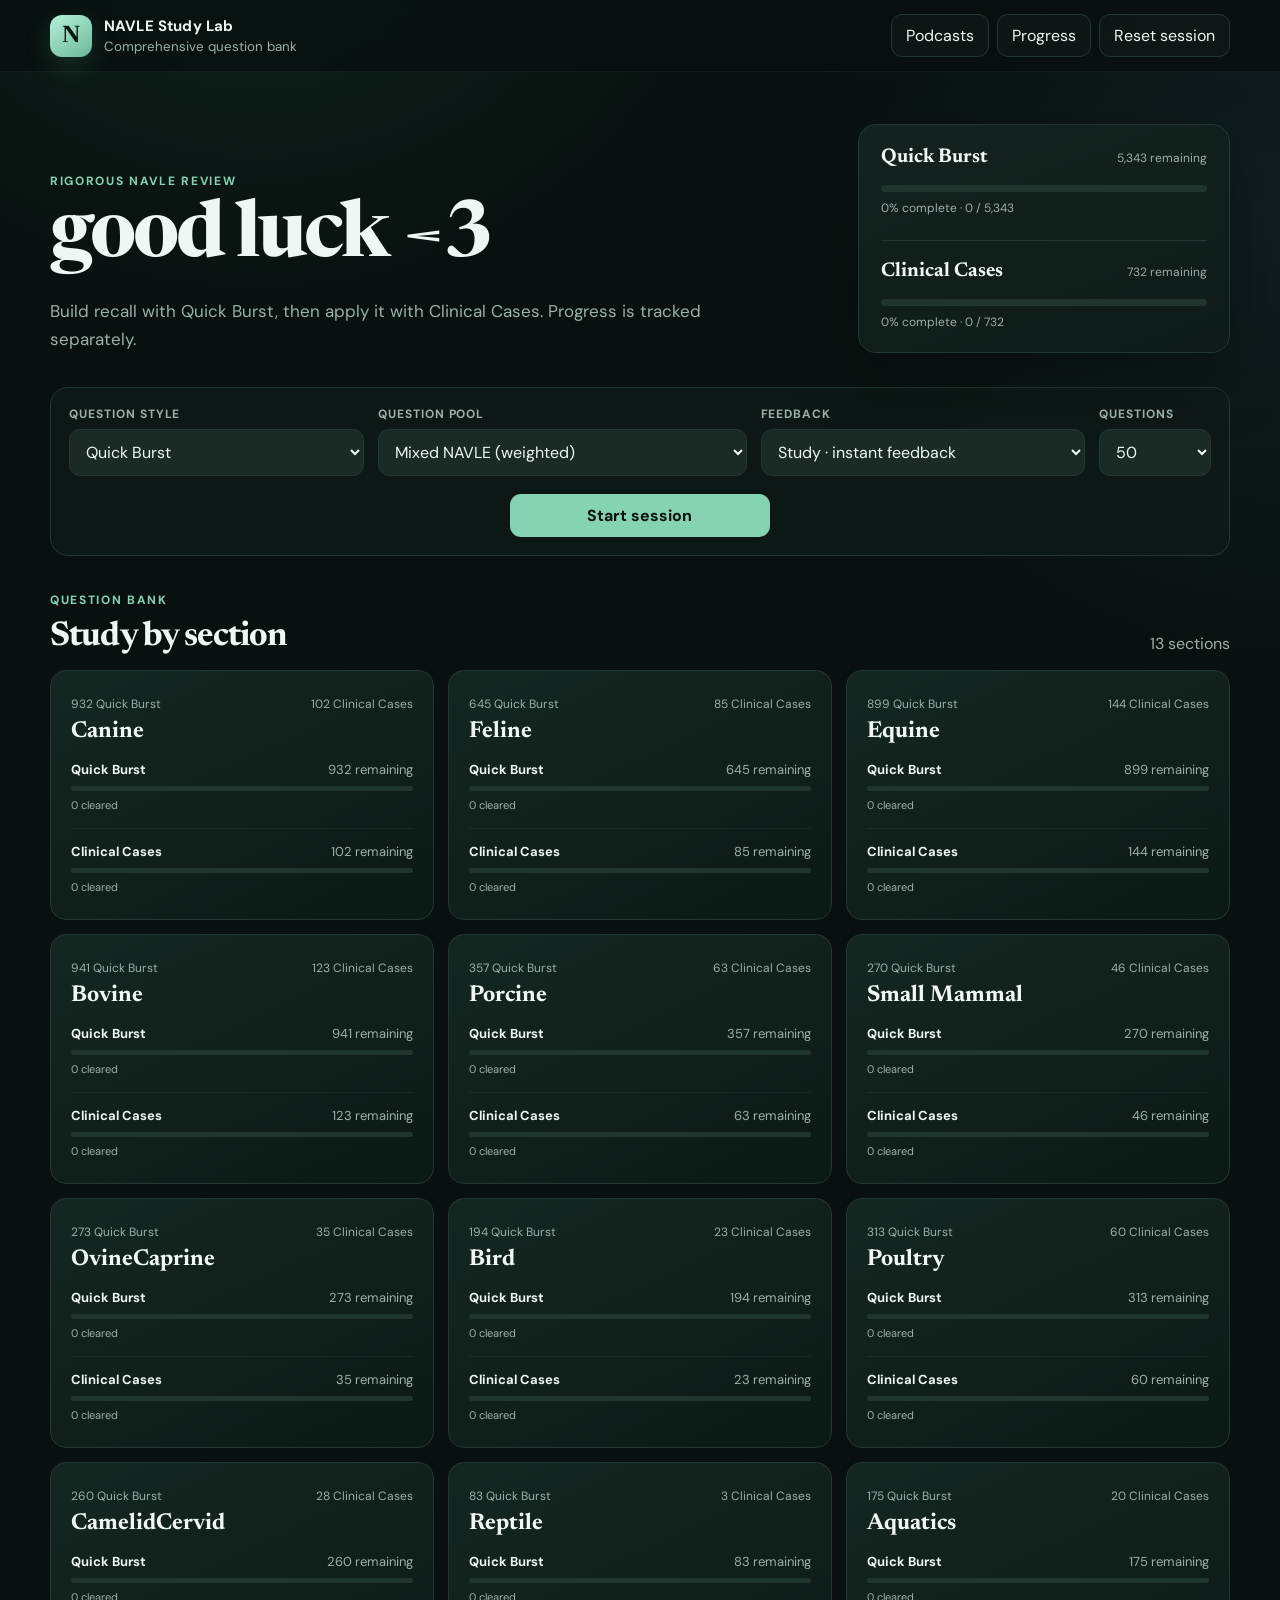
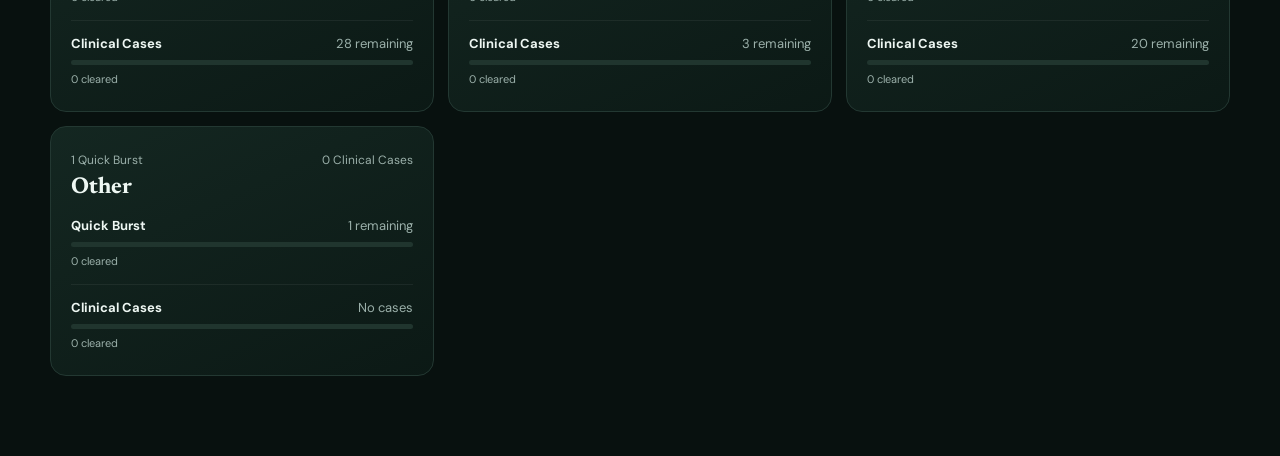
<file: index.html>
<!doctype html>
<html lang="en">
<head>
  <meta charset="utf-8">
  <meta name="viewport" content="width=device-width, initial-scale=1">
  <meta name="description" content="NAVLE comprehensive multiple-choice study app">
  <meta name="theme-color" content="#0b1715">
  <title>NAVLE Study Lab</title>
  <link rel="preconnect" href="https://fonts.googleapis.com">
  <link rel="preconnect" href="https://fonts.gstatic.com" crossorigin>
  <link href="https://fonts.googleapis.com/css2?family=DM+Sans:wght@400;500;600;700&family=Newsreader:opsz,wght@6..72,600;6..72,700&display=swap" rel="stylesheet">
  <link rel="stylesheet" href="styles.css?v=4">
  <link rel="stylesheet" href="study-guide.css?v=5">
  <link rel="stylesheet" href="clinical.css?v=34">
  <link rel="stylesheet" href="podcasts.css?v=3">
</head>
<body>
  <div class="app-shell">
    <header class="topbar">
      <button class="brand" id="homeBtn" aria-label="Go to dashboard">
        <span class="brand-mark">N</span>
        <span>
          <strong>NAVLE Study Lab</strong>
          <small>Comprehensive question bank</small>
        </span>
      </button>
      <div class="topbar-actions">
        <a class="ghost-btn podcast-nav-link" href="podcasts.html">Podcasts</a>
        <button class="ghost-btn" id="statsBtn">Progress</button>
        <button class="ghost-btn" id="resetBtn" title="Reset current session">Reset session</button>
      </div>
    </header>

    <main id="app" class="main" aria-live="polite"></main>
  </div>

  <template id="loadingTemplate">
    <section class="center-card">
      <div class="spinner" aria-hidden="true"></div>
      <p>Loading questions…</p>
    </section>
  </template>

  <script src="app.js?v=34"></script>
</body>
</html>
</file>
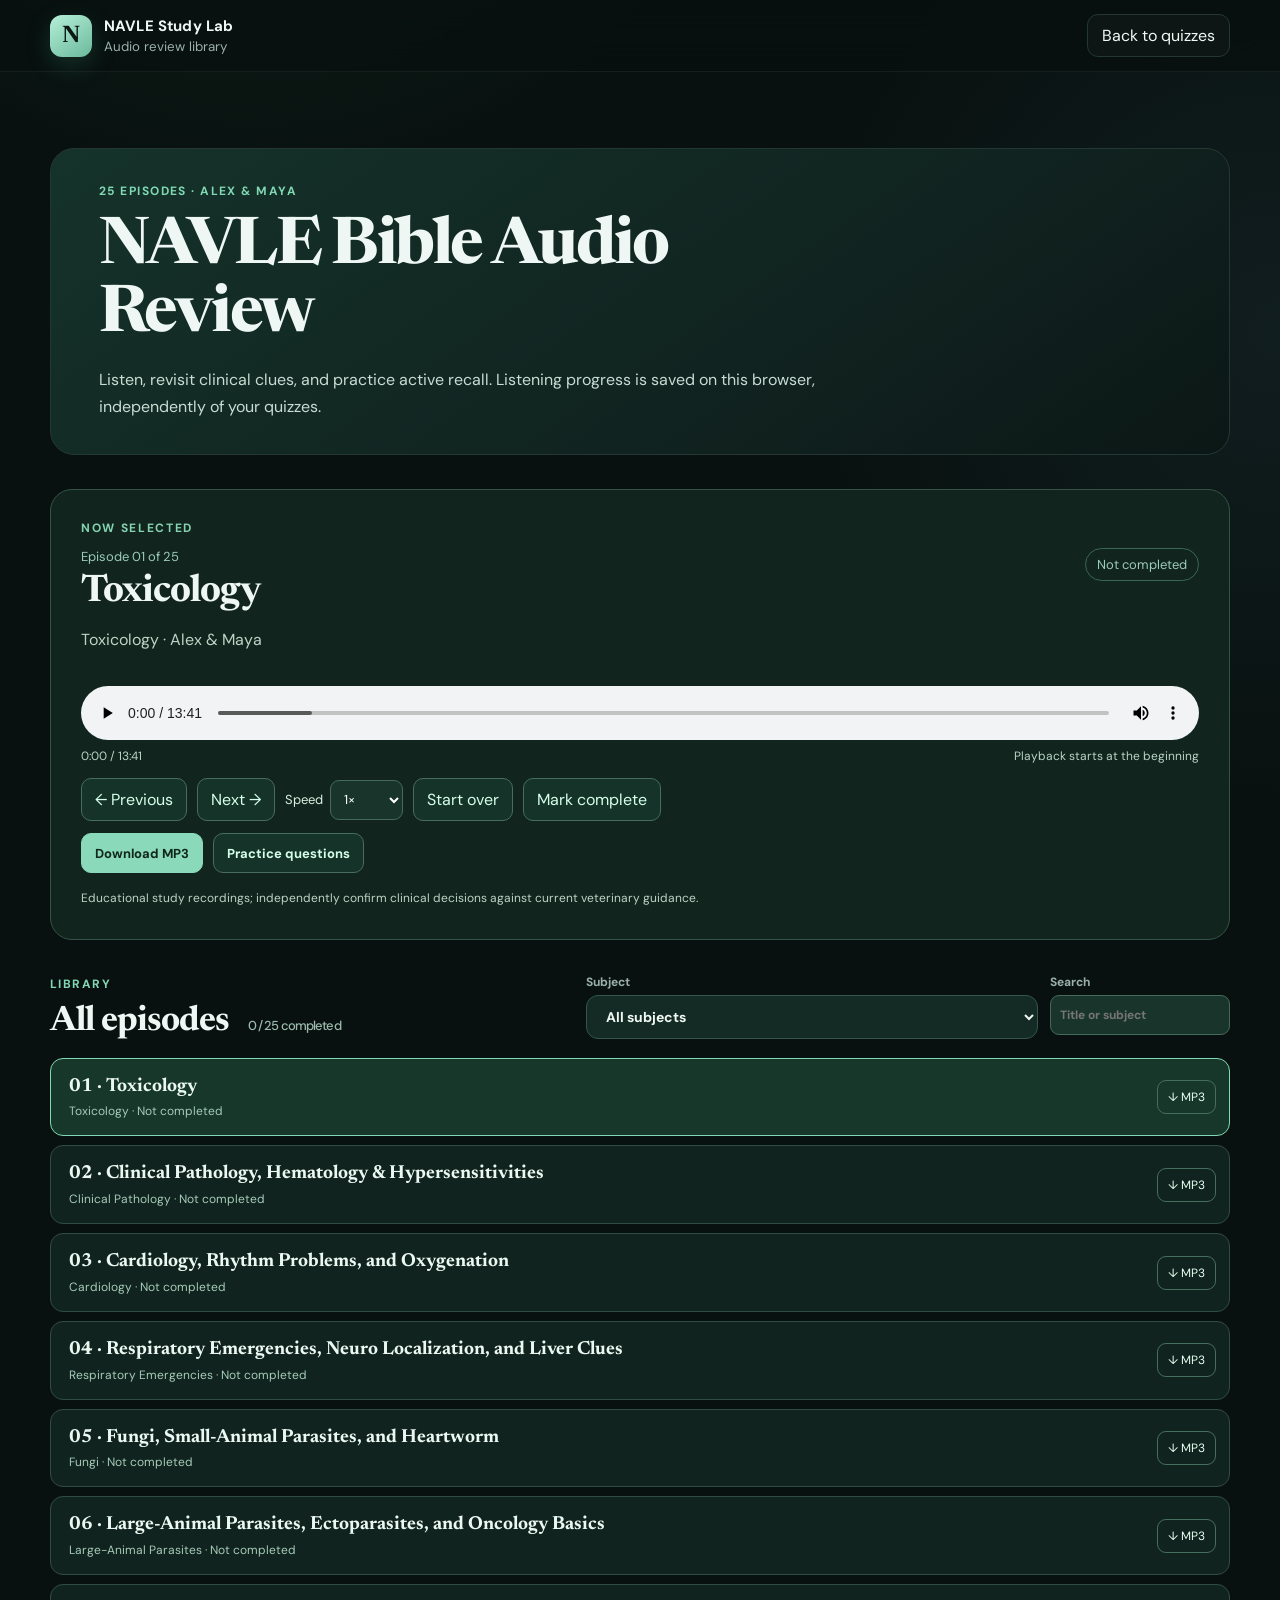
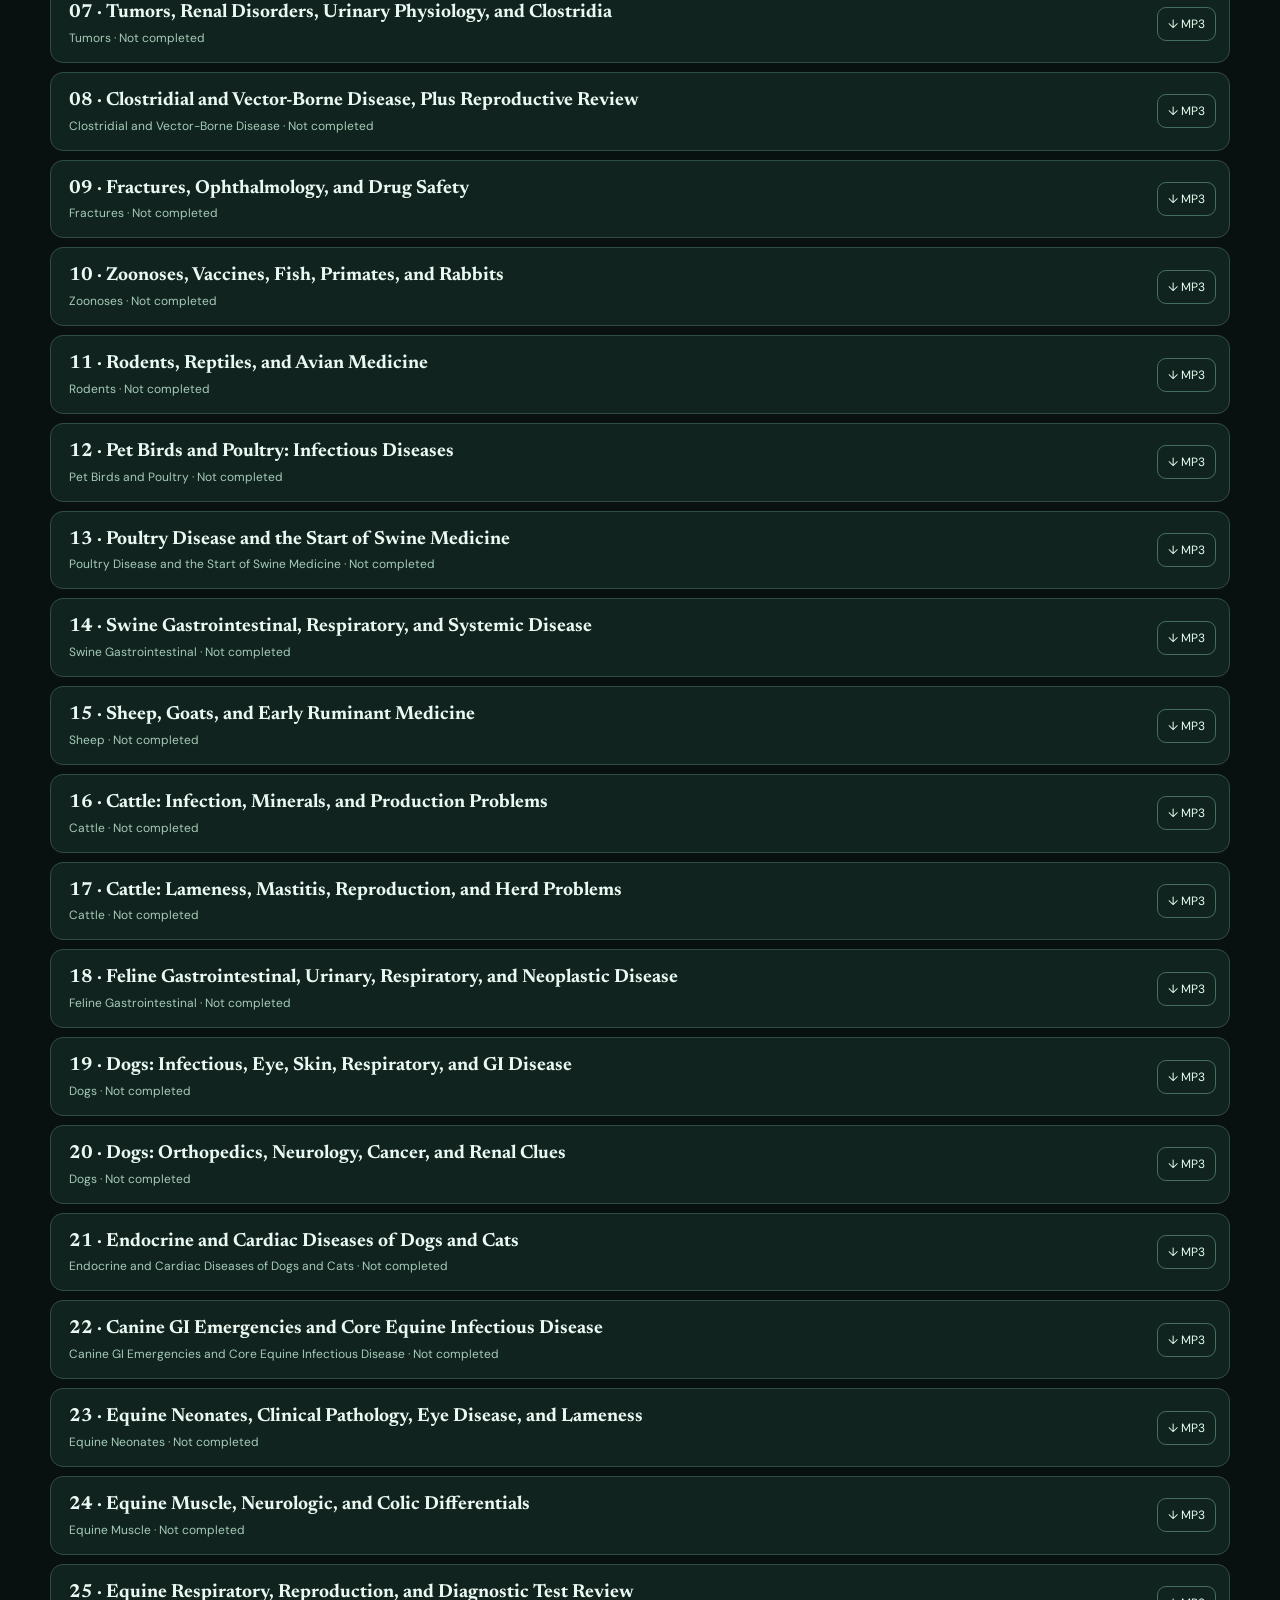
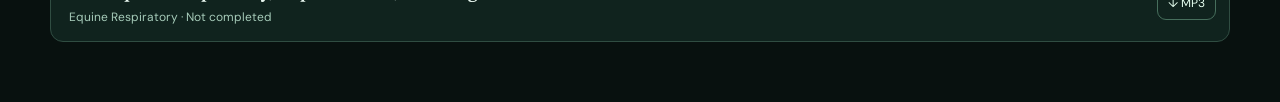
<file: podcasts.html>
<!doctype html>
<html lang="en">
<head>
<meta charset="utf-8"><meta name="viewport" content="width=device-width, initial-scale=1">
<meta name="theme-color" content="#0b1715"><meta name="description" content="25 NAVLE Bible audio study review episodes with Alex and Maya">
<title>NAVLE Podcasts · NAVLE Study Lab</title>
<link rel="preconnect" href="https://fonts.googleapis.com"><link rel="preconnect" href="https://fonts.gstatic.com" crossorigin>
<link href="https://fonts.googleapis.com/css2?family=DM+Sans:wght@400;500;600;700&family=Newsreader:opsz,wght@6..72,600;6..72,700&display=swap" rel="stylesheet">
<link rel="stylesheet" href="styles.css?v=4"><link rel="stylesheet" href="clinical.css?v=34"><link rel="stylesheet" href="podcasts.css?v=5">
<script src="podcasts.js?v=6" defer></script>
</head>
<body><div class="app-shell">
<header class="topbar"><a class="brand podcasts-brand" href="index.html" aria-label="NAVLE Study Lab dashboard"><span class="brand-mark">N</span><span><strong>NAVLE Study Lab</strong><small>Audio review library</small></span></a><div class="topbar-actions"><a class="ghost-btn podcast-nav-link" href="index.html">Back to quizzes</a></div></header>
<main class="main podcast-main">
<section class="podcast-hero"><div class="eyebrow">25 episodes · Alex &amp; Maya</div><h1>NAVLE Bible Audio Review</h1><p>Listen, revisit clinical clues, and practice active recall. Listening progress is saved on this browser, independently of your quizzes.</p></section>
<section class="podcast-player-panel" aria-label="Podcast player" id="playerPanel"><div class="eyebrow">Now selected</div><div class="podcast-now-grid"><div><div class="podcast-now-kicker" id="nowNumber">Episode 01 of 25</div><h2 id="nowTitle">Loading library…</h2><p id="nowDetail">Alex &amp; Maya</p></div><span class="podcast-now-state" id="nowState" role="status"></span></div>
<audio id="mainAudio" controls preload="metadata" aria-label="NAVLE episode audio player">Your browser does not support HTML5 audio.</audio>
<div class="podcast-time-row"><span id="timeReadout">0:00 / —</span><span id="resumeReadout" aria-live="polite"></span></div>
<div class="podcast-player-controls"><button id="prevEpisode" type="button" class="podcast-action">← Previous</button><button id="nextEpisode" type="button" class="podcast-action">Next →</button><label for="podcastSpeed">Speed <select id="podcastSpeed"><option value="0.75">0.75×</option><option value="1" selected>1×</option><option value="1.25">1.25×</option><option value="1.5">1.5×</option><option value="1.75">1.75×</option><option value="2">2×</option></select></label><button id="startOver" type="button" class="podcast-action">Start over</button><button id="markComplete" type="button" class="podcast-action">Mark complete</button></div>
<div class="podcast-player-links"><a class="podcast-action primary" id="downloadEpisode" href="#" download>Download MP3</a><a class="podcast-action" href="index.html" id="relatedQuiz">Practice questions</a></div>
<p class="podcast-player-warning" id="audioWarning" role="status" hidden></p><p class="podcast-safety">Educational study recordings; independently confirm clinical decisions against current veterinary guidance.</p>
</section>
<section class="podcast-library" aria-label="Episode library"><div class="podcast-library-heading"><div><div class="eyebrow">Library</div><h2>All episodes <span class="podcast-count" id="completedCount">0 / 25 completed</span></h2></div><div class="podcast-filters"><label class="podcast-filter-label" for="podcastSubject">Subject<select id="podcastSubject"><option value="all">All subjects</option></select></label><label class="podcast-filter-label" for="podcastSearch">Search<input id="podcastSearch" type="search" placeholder="Title or subject"></label></div></div><p id="podcastStatus" class="podcast-status" role="status">Loading episodes…</p><div id="podcastEpisodes" class="podcast-episodes podcast-episode-list"></div></section>
</main></div></body></html>
</file>
<file: styles.css>
:root{
  --bg:#08110f; --surface:#0e1b18; --surface-2:#14231f; --surface-3:#1a2b26;
  --text:#eef7f3; --muted:#9bb0aa; --line:#233832; --accent:#85d3b3;
  --accent-strong:#b5efd8; --danger:#ff8e8e; --warning:#f3c978;
  --ok:#91e6bd; --shadow:0 24px 70px rgba(0,0,0,.28);
  --radius:18px; --max:1180px;
}
*{box-sizing:border-box}
html{scroll-behavior:smooth}
body{
  margin:0; min-height:100vh; color:var(--text); background:
  radial-gradient(circle at 20% -10%,rgba(80,150,124,.18),transparent 32rem),
  radial-gradient(circle at 100% 10%,rgba(80,118,150,.12),transparent 30rem),var(--bg);
  font-family:"DM Sans",system-ui,-apple-system,sans-serif;
}
button,select,input{font:inherit}
button{color:inherit}
button:focus-visible,.choice:focus-visible,select:focus-visible{outline:3px solid rgba(133,211,179,.45);outline-offset:3px}
.app-shell{min-height:100vh}
.topbar{
  position:sticky; top:0; z-index:20; display:flex; align-items:center; justify-content:space-between;
  gap:18px; padding:14px max(20px,calc((100vw - var(--max))/2)); backdrop-filter:blur(16px);
  background:rgba(8,17,15,.82); border-bottom:1px solid rgba(255,255,255,.06);
}
.brand{display:flex;align-items:center;gap:12px;background:none;border:0;padding:0;text-align:left;cursor:pointer}
.brand-mark{
  width:42px;height:42px;display:grid;place-items:center;border-radius:12px;
  background:linear-gradient(145deg,var(--accent-strong),#6bb99c);color:#0a1713;
  font-family:"Newsreader",serif;font-size:24px;font-weight:700;box-shadow:0 8px 24px rgba(76,164,130,.22)
}
.brand strong{display:block;font-size:15px;letter-spacing:.01em}.brand small{display:block;color:var(--muted);margin-top:2px}
.topbar-actions{display:flex;gap:8px}
.ghost-btn,.secondary-btn,.primary-btn,.pill-btn{
  border:1px solid var(--line);border-radius:11px;padding:10px 14px;cursor:pointer;transition:.18s ease;
}
.ghost-btn,.secondary-btn,.pill-btn{background:rgba(255,255,255,.025)}
.ghost-btn:hover,.secondary-btn:hover,.pill-btn:hover{background:var(--surface-3);border-color:#345248}
.primary-btn{background:var(--accent);color:#08110f;border-color:transparent;font-weight:700}
.primary-btn:hover{background:var(--accent-strong);transform:translateY(-1px)}
.primary-btn:disabled{opacity:.45;cursor:not-allowed;transform:none}
.main{width:min(var(--max),calc(100% - 40px));margin:0 auto;padding:52px 0 80px}
.hero{display:grid;grid-template-columns:minmax(0,1.35fr) minmax(290px,.65fr);gap:34px;align-items:end;margin-bottom:34px}
.eyebrow{text-transform:uppercase;letter-spacing:.14em;margin-bottom: 12px;font-size:12px;font-weight:700;color:var(--accent)}
h1,h2,h3{font-family:"Newsreader",serif;margin:0}
h1{font-size:clamp(42px,7vw,78px);line-height:.95;letter-spacing:-.04em;max-width:760px}
h2{font-size:34px;letter-spacing:-.025em}h3{font-size:23px}
.lede{color:var(--muted);font-size:17px;line-height:1.65;max-width:700px;margin:22px 0 0}
.hero-stat{
  border:1px solid var(--line);border-radius:var(--radius);padding:22px;background:linear-gradient(160deg,var(--surface-2),var(--surface));
  box-shadow:var(--shadow)
}
.hero-stat .big{font-family:"Newsreader";font-size:42px;font-weight:700}.hero-stat p{margin:4px 0 0;color:var(--muted)}
.controls{
  display:grid;grid-template-columns:1.15fr 1fr 1fr auto;gap:12px;align-items:end;
  padding:18px;border:1px solid var(--line);background:rgba(14,27,24,.72);border-radius:var(--radius);margin-bottom:26px
}
.field label{display:block;color:var(--muted);font-size:12px;font-weight:700;text-transform:uppercase;letter-spacing:.08em;margin:0 0 7px}
select{
  width:100%;background:var(--surface-3);color:var(--text);border:1px solid var(--line);border-radius:11px;padding:11px 12px
}
.section-heading{display:flex;justify-content:space-between;align-items:flex-end;gap:16px;margin:36px 0 16px}
.section-heading p{color:var(--muted);margin:0}
.grid{display:grid;grid-template-columns:repeat(3,minmax(0,1fr));gap:14px}
.category-card{
  position:relative;min-height:170px;padding:20px;border-radius:16px;border:1px solid var(--line);background:
  linear-gradient(155deg,rgba(25,48,41,.7),rgba(12,26,22,.9));cursor:pointer;transition:.2s ease;text-align:left
}
.category-card:hover{transform:translateY(-3px);border-color:#41685b;box-shadow:0 16px 34px rgba(0,0,0,.18)}
.category-card .count{font-size:13px;color:var(--muted)}.category-card h3{margin:12px 0 18px}
.mini-progress{height:5px;border-radius:999px;background:#20352e;overflow:hidden}.mini-progress span{display:block;height:100%;background:var(--accent);border-radius:inherit}
.card-footer{display:flex;justify-content:space-between;align-items:center;margin-top:10px;font-size:12px;color:var(--muted)}
.badge{padding:5px 8px;border:1px solid var(--line);border-radius:999px;background:rgba(255,255,255,.025)}
.quiz-head{display:flex;justify-content:space-between;gap:20px;align-items:flex-start;margin-bottom:22px}
.quiz-title p{color:var(--muted);margin:7px 0 0}
.progress-wrap{min-width:260px;text-align:right}.progress-wrap small{color:var(--muted)}
.progress-bar{height:7px;background:#1d312b;border-radius:999px;overflow:hidden;margin-top:8px}.progress-bar span{display:block;height:100%;background:var(--accent);transition:width .25s ease}
.question-card{max-width:900px;margin:0 auto;padding:30px;border:1px solid var(--line);border-radius:22px;background:linear-gradient(160deg,var(--surface-2),var(--surface));box-shadow:var(--shadow)}
.question-meta{display:flex;flex-wrap:wrap;gap:8px;margin-bottom:20px}
.question-text{font-family:"Newsreader",serif;font-size:clamp(25px,4vw,36px);line-height:1.18;letter-spacing:-.02em;margin:0 0 26px}
.choices{display:grid;gap:10px}
.choice{
  width:100%;display:grid;grid-template-columns:42px 1fr;gap:13px;align-items:start;text-align:left;
  background:rgba(255,255,255,.025);border:1px solid var(--line);border-radius:14px;padding:14px;cursor:pointer;transition:.16s ease
}
.choice:hover:not(:disabled){border-color:#45695d;background:rgba(133,211,179,.05)}
.choice:disabled{cursor:default}
.choice-letter{display:grid;place-items:center;width:34px;height:34px;border:1px solid #355248;border-radius:9px;font-weight:700;color:var(--muted)}
.choice.selected{border-color:#77bda3;background:rgba(133,211,179,.08)}.choice.selected .choice-letter{border-color:var(--accent);color:var(--accent-strong)}
.choice.correct{border-color:#62c99d;background:rgba(77,201,153,.09)}.choice.correct .choice-letter{background:#173b2d;color:var(--ok);border-color:#3e8f6d}
.choice.wrong{border-color:#a85252;background:rgba(220,80,80,.08)}.choice.wrong .choice-letter{background:#462325;color:#ffb2b2;border-color:#884447}
.feedback{margin-top:18px;padding:15px 17px;border-radius:13px;border:1px solid var(--line);background:#0c1815}
.feedback.good{border-color:#32684f}.feedback.bad{border-color:#713d3d}.feedback strong{display:block;margin-bottom:4px}.feedback p{margin:0;color:var(--muted);line-height:1.45}
.quiz-actions{display:flex;justify-content:space-between;gap:12px;margin-top:22px}.quiz-actions-right{display:flex;gap:10px}
.result-card,.stats-card,.center-card{max-width:840px;margin:30px auto;padding:30px;border:1px solid var(--line);border-radius:22px;background:var(--surface);box-shadow:var(--shadow)}
.result-score{display:flex;gap:24px;align-items:center;margin:24px 0}.score-ring{
  width:120px;height:120px;border-radius:50%;display:grid;place-items:center;border:10px solid #254237;font-family:"Newsreader";font-size:30px;font-weight:700
}
.result-copy p{color:var(--muted);line-height:1.6}.result-actions{display:flex;flex-wrap:wrap;gap:10px;margin-top:20px}
.stats-grid{display:grid;grid-template-columns:repeat(4,1fr);gap:12px;margin:20px 0}.stat-box{padding:16px;border:1px solid var(--line);border-radius:14px;background:var(--surface-2)}.stat-box strong{font-size:24px;display:block}.stat-box span{color:var(--muted);font-size:12px}
.missed-list{display:grid;gap:9px;margin-top:16px}.missed-row{padding:12px 14px;border:1px solid var(--line);border-radius:12px;color:var(--muted);background:rgba(255,255,255,.02)}
.empty{color:var(--muted);padding:34px;text-align:center;border:1px dashed var(--line);border-radius:16px}
.spinner{width:36px;height:36px;border:3px solid #2d463e;border-top-color:var(--accent);border-radius:50%;animation:spin .8s linear infinite;margin:0 auto 12px}
.center-card{text-align:center}.center-card p{color:var(--muted)}
@keyframes spin{to{transform:rotate(360deg)}}
@media(max-width:900px){.hero{grid-template-columns:1fr}.controls{grid-template-columns:1fr 1fr}.grid{grid-template-columns:repeat(2,1fr)}.stats-grid{grid-template-columns:repeat(2,1fr)}}
@media(max-width:620px){
  .main{width:min(100% - 24px,var(--max));padding-top:34px}.topbar{padding:12px}.brand small{display:none}.topbar-actions .ghost-btn:last-child{display:none}
  .controls,.grid{grid-template-columns:1fr}.controls .primary-btn{width:100%}.quiz-head{display:block}.progress-wrap{text-align:left;min-width:0;margin-top:15px}
  .question-card{padding:20px}.choice{grid-template-columns:36px 1fr;padding:12px}.question-text{font-size:27px}.quiz-actions{align-items:stretch}.quiz-actions-right{margin-left:auto}
  .stats-grid{grid-template-columns:1fr 1fr}.result-score{align-items:flex-start;flex-direction:column}
}

/* Completion-first study flow */
.hero-progress{height:7px;border-radius:999px;background:#20352e;overflow:hidden;margin-top:18px}.hero-progress span{display:block;height:100%;background:var(--accent);border-radius:inherit;transition:width .25s ease}.hero-stat small{display:block;margin-top:8px;color:var(--muted)}
.card-top{display:flex;justify-content:space-between;align-items:center;gap:12px}.complete-chip{font-size:11px;font-weight:700;letter-spacing:.04em;color:var(--ok);border:1px solid #376c56;background:rgba(86,190,145,.08);border-radius:999px;padding:5px 8px}.progress-numbers{display:flex;justify-content:space-between;gap:12px;margin-top:10px;font-size:12px;color:var(--muted)}.progress-numbers strong{color:var(--text);font-weight:600}.complete-card{background:linear-gradient(155deg,rgba(28,66,52,.72),rgba(11,29,23,.95));border-color:#345b4c}.complete-card .mini-progress span{background:var(--ok)}
.complete-result{text-align:center}.complete-icon{width:68px;height:68px;border-radius:50%;display:grid;place-items:center;margin:0 auto 18px;background:rgba(104,214,166,.12);border:1px solid #3e8064;color:var(--ok);font-size:32px;font-weight:700}.complete-result .lede{margin:16px auto 0}.complete-result .result-actions{justify-content:center}.section-complete-bar{height:8px;max-width:560px;margin:24px auto 0;border-radius:999px;background:#20352e;overflow:hidden}.section-complete-bar span{display:block;height:100%;background:var(--ok)}
.retry-note{display:flex;justify-content:space-between;gap:12px;align-items:center;padding:12px 14px;border:1px solid #5b4b2c;background:rgba(243,201,120,.06);border-radius:12px;color:var(--warning)}.retry-note span{color:var(--muted);font-size:12px}.overall-progress{margin:22px 0;padding:16px;border:1px solid var(--line);border-radius:14px;background:var(--surface-2)}.overall-progress>div:first-child{display:flex;justify-content:space-between;gap:12px;align-items:center;margin-bottom:10px}.overall-progress span{color:var(--muted);font-size:13px}
@media(max-width:620px){.progress-numbers{font-size:11px}.retry-note{align-items:flex-start;flex-direction:column}.complete-result .result-actions{display:grid;grid-template-columns:1fr}.complete-result .result-actions button{width:100%}}
</file>
<file: study-guide.css>
/* NAVLE Study Lab v5 — View study guide panel */
.quiz-actions-left{
  display:flex;
  align-items:center;
  gap:10px;
  flex-wrap:wrap;
}
.study-guide-btn.active{
  border-color:#5f9f89;
  background:rgba(133,211,179,.08);
}
.study-guide-panel{
  margin-top:18px;
  border:1px solid #315047;
  border-radius:15px;
  overflow:hidden;
  background:rgba(7,18,15,.52);
}
.study-guide-heading{
  display:flex;
  justify-content:space-between;
  align-items:flex-end;
  gap:14px;
  padding:15px 17px;
  border-bottom:1px solid #263f38;
  background:rgba(133,211,179,.045);
}
.study-guide-heading strong{
  display:block;
  margin-top:3px;
  font-size:14px;
}
.study-guide-kicker{
  display:block;
  color:#85d3b3;
  text-transform:uppercase;
  letter-spacing:.11em;
  font-size:10px;
  font-weight:700;
}
.study-guide-source{
  color:#829a93;
  font-size:11px;
  white-space:nowrap;
}
.study-guide-grid{
  display:grid;
  grid-template-columns:repeat(2,minmax(0,1fr));
}
.study-guide-field{
  min-width:0;
  padding:14px 16px 16px;
  border-bottom:1px solid rgba(48,73,66,.72);
}
.study-guide-field:nth-child(odd){
  border-right:1px solid rgba(48,73,66,.72);
}
.study-guide-field.target-field{
  background:rgba(133,211,179,.07);
  box-shadow:inset 3px 0 0 rgba(133,211,179,.68);
}
.study-guide-label{
  display:flex;
  align-items:center;
  gap:7px;
  margin-bottom:7px;
  color:#85d3b3;
  font-size:10px;
  font-weight:700;
  letter-spacing:.075em;
  text-transform:uppercase;
}
.continued-tag{
  padding:2px 5px;
  border:1px solid #315047;
  border-radius:999px;
  color:#829a93;
  font-size:8px;
  letter-spacing:.05em;
}
.study-guide-value{
  color:#dce9e4;
  font-size:14px;
  line-height:1.5;
  white-space:pre-wrap;
  overflow-wrap:anywhere;
}
.blank-value{
  color:#647b74;
}
.study-guide-empty{
  padding:16px;
  color:#9bb0aa;
}
@media(max-width:620px){
  .quiz-actions-left{
    max-width:68%;
  }
  .study-guide-grid{
    grid-template-columns:1fr;
  }
  .study-guide-field:nth-child(odd){
    border-right:0;
  }
  .study-guide-heading{
    align-items:flex-start;
    flex-direction:column;
    gap:5px;
  }
  .study-guide-source{
    white-space:normal;
  }
  .study-guide-value{
    font-size:15px;
  }
}
</file>
<file: clinical.css>
/* v11 — Quick Burst + Clinical Cases */
.dual-progress{display:grid;gap:18px}
.hero-lane+.hero-lane{padding-top:16px;border-top:1px solid var(--line)}
.hero-lane-head{display:flex;justify-content:space-between;gap:12px;align-items:center;margin-bottom:8px}
.hero-lane-head strong{font-family:"Newsreader",serif;font-size:20px}
.hero-lane-head span,.hero-lane small{color:var(--muted);font-size:12px}
.hero-lane.clinical .hero-progress span,
.clinical-track .mini-progress span,
.mode-stats.clinical .progress-bar span{background:linear-gradient(90deg,var(--accent),#9cb9f0)}
.clinical-controls{grid-template-columns:1fr 1.15fr 1fr .8fr auto}
.dual-card{min-height:230px}
.track-block{margin-top:14px}
.track-label{display:flex;justify-content:space-between;gap:10px;color:var(--muted);font-size:11px;margin-bottom:6px}
.track-label span:first-child{font-weight:700;color:var(--text)}
.clinical-track{padding-top:10px;border-top:1px solid rgba(255,255,255,.05)}
.clinical-badge{border-color:#4b6a80;color:#bdd0ee}
.clinical-question-card .question-text{max-width:820px}
.progress-mode-stack{display:grid;gap:14px;margin:24px 0}
.mode-stats{padding:18px;border:1px solid var(--line);border-radius:15px;background:var(--surface-2)}
.mode-stats-head{display:flex;justify-content:space-between;align-items:center;gap:12px;margin-bottom:12px}
.mode-stats-head h3{font-size:21px}.mode-stats-head strong{font-size:22px}
.mode-stat-numbers{display:flex;flex-wrap:wrap;gap:14px;margin-top:9px;color:var(--muted);font-size:12px}
@media(max-width:1000px){.clinical-controls{grid-template-columns:1fr 1fr}.clinical-controls .primary-btn{width:100%}}
@media(max-width:620px){
  .clinical-controls{grid-template-columns:1fr}
  .dual-card{min-height:0}
  .hero-lane-head{align-items:flex-start;flex-direction:column;gap:2px}
}


/* v13 — dashboard polish */
.hero .lede{
  max-width:720px;
}
.dual-progress{
  gap:22px;
}
.hero-lane{
  display:block;
}
.hero-lane + .hero-lane{
  margin-top:2px;
  padding-top:20px;
}
.hero-lane-head{
  display:flex;
  align-items:baseline;
  justify-content:space-between;
  gap:24px;
  margin-bottom:10px;
}
.hero-lane-head strong{
  white-space:nowrap;
}
.hero-lane-head span{
  white-space:nowrap;
  text-align:right;
}
.hero-lane small{
  display:block;
  margin-top:8px;
}

.clinical-controls{
  grid-template-columns:minmax(180px,1fr) minmax(250px,1.25fr) minmax(240px,1.1fr) minmax(90px,.38fr);
  align-items:end;
}
.start-session-row{
  grid-column:1 / -1;
  display:flex;
  justify-content:center;
  padding-top:2px;
}
.start-session-row .primary-btn{
  width:min(260px,100%);
  min-width:220px;
}

@media(max-width:1000px){
  .clinical-controls{
    grid-template-columns:1fr 1fr;
  }
  .start-session-row{
    grid-column:1 / -1;
  }
}
@media(max-width:620px){
  .clinical-controls{
    grid-template-columns:1fr;
  }
  .start-session-row{
    grid-column:1;
  }
  .start-session-row .primary-btn{
    width:100%;
    min-width:0;
  }
  .hero-lane-head{
    flex-direction:row;
    align-items:baseline;
    gap:10px;
  }
}


/* v14 — section card cleanup + resilient dashboard layout */
.controls.clinical-controls{
  display:grid !important;
  grid-template-columns:minmax(180px,1fr) minmax(250px,1.25fr) minmax(240px,1.1fr) minmax(90px,.38fr) !important;
  gap:14px !important;
  align-items:end !important;
}
.controls.clinical-controls .start-session-row{
  grid-column:1 / -1 !important;
  display:flex !important;
  justify-content:center !important;
  width:100% !important;
  padding-top:4px !important;
}
.controls.clinical-controls .start-session-row .primary-btn{
  width:260px !important;
  min-width:220px !important;
  max-width:100% !important;
}

.dual-card{
  display:block !important;
  text-align:left !important;
  padding:20px !important;
  min-height:250px !important;
}
.dual-card .section-counts{
  display:flex !important;
  justify-content:space-between !important;
  align-items:center !important;
  gap:14px !important;
  flex-wrap:wrap !important;
  margin-bottom:8px !important;
  color:var(--muted) !important;
  font-size:12px !important;
}
.dual-card h3{
  margin:4px 0 18px !important;
}
.dual-card .track-block{
  display:block !important;
  margin-top:0 !important;
}
.dual-card .track-block + .track-block{
  margin-top:16px !important;
  padding-top:14px !important;
  border-top:1px solid rgba(255,255,255,.06) !important;
}
.dual-card .track-label{
  display:flex !important;
  justify-content:space-between !important;
  align-items:baseline !important;
  gap:16px !important;
  width:100% !important;
  margin-bottom:8px !important;
  font-size:13px !important;
}
.dual-card .track-name{
  font-weight:700 !important;
  color:var(--text) !important;
  white-space:nowrap !important;
}
.dual-card .track-remaining{
  color:var(--muted) !important;
  text-align:right !important;
  white-space:nowrap !important;
}
.dual-card .mini-progress{
  margin:0 !important;
}
.dual-card .track-cleared{
  margin-top:7px !important;
  color:var(--muted) !important;
  font-size:11px !important;
}
.dual-card .clinical-track{
  border-top:1px solid rgba(255,255,255,.06) !important;
}
.dual-card .clinical-track .mini-progress span{
  background:linear-gradient(90deg,var(--accent),#9cb9f0) !important;
}

@media(max-width:1000px){
  .controls.clinical-controls{
    grid-template-columns:1fr 1fr !important;
  }
}
@media(max-width:620px){
  .controls.clinical-controls{
    grid-template-columns:1fr !important;
  }
  .controls.clinical-controls .start-session-row{
    grid-column:1 !important;
  }
  .controls.clinical-controls .start-session-row .primary-btn{
    width:100% !important;
    min-width:0 !important;
  }
  .dual-card{
    min-height:0 !important;
  }
  .dual-card .section-counts,
  .dual-card .track-label{
    gap:8px !important;
  }
}
</file>
<file: podcasts.css>
/* Podcast add-on. Does not override existing quiz layouts or progress tracking. */
.podcast-nav-link{display:inline-flex;align-items:center;justify-content:center;text-decoration:none;white-space:nowrap}
/* Match the white navigation text used by the existing buttons, not the browser link blue. */
.topbar-actions a.podcast-nav-link,.topbar-actions a.podcast-nav-link:link,.topbar-actions a.podcast-nav-link:visited{color:#f1f9f5}
.topbar-actions a.podcast-nav-link:hover,.topbar-actions a.podcast-nav-link:focus-visible{color:#ffffff}
.podcasts-brand{text-decoration:none;color:inherit}
.podcast-main{padding-bottom:60px}
.podcast-hero{margin:24px 0 34px;padding:34px clamp(20px,5vw,48px);border:1px solid var(--line,#29443d);border-radius:24px;background:linear-gradient(145deg,#15332a,#10211e 68%,#0b1715);color:var(--text,#f1f9f5)}
.podcast-hero .eyebrow,.podcast-library .eyebrow{font-size:12px;letter-spacing:.12em;text-transform:uppercase;color:#81d8b4;font-weight:700}
.podcast-hero h1{font-family:'Newsreader',Georgia,serif;font-size:clamp(37px,6vw,65px);line-height:1.05;margin:15px 0}
.podcast-hero p{max-width:740px;line-height:1.7;color:#c8dcd3;margin:0;font-size:16px}
.podcast-library-heading{display:flex;gap:20px;align-items:end;justify-content:space-between;margin:0 0 19px}
.podcast-library-heading h2{font-family:'Newsreader',Georgia,serif;font-size:clamp(26px,4vw,35px);margin:7px 0 0}
.podcast-filter-label{display:flex;flex-direction:column;gap:5px;color:var(--muted,#bad0c5);font-size:12px;font-weight:700}
.podcast-filter-label select{min-width:170px;max-width:100%;padding:11px 15px;border:1px solid #36564a;border-radius:12px;background:#142a24;color:#f0f8f3;font:inherit;font-size:14px}
.podcast-episodes{display:grid;grid-template-columns:repeat(auto-fit,minmax(min(100%,340px),1fr));gap:18px}
.podcast-card{border:1px solid #29463b;border-radius:19px;background:#10231e;padding:24px;min-width:0;display:flex;flex-direction:column;gap:13px;color:#e9f4ee}
.podcast-card-header{display:flex;flex-wrap:wrap;gap:8px;align-items:center}
.podcast-chip{display:inline-block;border:1px solid #365c4e;border-radius:999px;padding:5px 9px;font-size:11px;color:#bde6d2;font-weight:700}
.podcast-chip.pending{color:#e9cd93;border-color:#78603a}
.podcast-card h3{font-family:'Newsreader',Georgia,serif;font-size:clamp(23px,3vw,29px);margin:0;line-height:1.18}
.podcast-card p{line-height:1.6;color:#c1d4c9;margin:0;font-size:14px}
.podcast-hosts{font-size:12px;color:#91b8a5}
.podcast-card audio{width:100%;min-height:54px;accent-color:#81d8b4}
.podcast-controls{display:flex;align-items:center;gap:10px;flex-wrap:wrap}
.podcast-controls label{font-size:13px;color:#cadfd2}
.podcast-controls select{padding:7px 10px;border-radius:9px;background:#19352b;color:#fff;border:1px solid #456a59}
.podcast-actions{display:flex;flex-wrap:wrap;gap:10px;margin-top:auto;padding-top:7px}
.podcast-action{display:inline-flex;align-items:center;justify-content:center;padding:10px 13px;border:1px solid #476d5c;border-radius:10px;color:#d4ffeb;background:#163329;font-weight:700;font-size:13px;text-decoration:none;min-height:40px}
.podcast-action:hover,.podcast-action:focus-visible{background:#204739}
.podcast-action.primary{background:#8ad9ba;color:#10271c;border-color:#8ad9ba}
.podcast-empty{border:1px dashed #36574a;border-radius:14px;padding:20px;color:#a9c7b6}
.podcast-status:empty{display:none}
.podcast-status{color:#c6dcd1;margin:0 0 16px}
@media(max-width:650px){.podcast-library-heading{align-items:stretch;flex-direction:column}.podcast-filter-label select{width:100%}.podcast-card{padding:20px}.podcast-hero{margin-top:10px}.podcast-main{padding-bottom:40px}.topbar-actions .podcast-nav-link{padding:9px 11px;font-size:13px}}

/* Audio-only resume state; existing quiz styling is unchanged. */
.podcast-resume-note{font-size:12px;color:#acd6c3;flex-basis:100%}
.podcast-resume-note:empty{display:none}
.podcast-restart{font:inherit;font-size:12px;color:#e9f7ef;background:#19352b;border:1px solid #456a59;border-radius:9px;padding:8px 11px;cursor:pointer}
.podcast-restart:hover,.podcast-restart:focus-visible{background:#245141}
.podcast-restart[hidden]{display:none}
/* 25-episode player and list; all selectors podcast-specific. */
.podcast-player-panel{background:#11251e;border:1px solid #345346;border-radius:22px;padding:clamp(18px,4vw,30px);margin:0 0 34px;scroll-margin-top:90px}
.podcast-now-grid{display:flex;align-items:flex-start;justify-content:space-between;gap:16px;flex-wrap:wrap}
.podcast-now-kicker,.podcast-now-state{color:#9bcbba;font-size:13px}
.podcast-player-panel h2{font-family:'Newsreader',Georgia,serif;font-size:clamp(27px,4vw,38px);margin:8px 0 4px}
.podcast-player-panel p{color:#bed3c6;line-height:1.6}
.podcast-now-state{border:1px solid #3a6654;border-radius:999px;padding:7px 11px}
#mainAudio{display:block;width:100%;min-height:54px;margin-top:18px}
.podcast-time-row{display:flex;justify-content:space-between;gap:14px;flex-wrap:wrap;font-size:12px;color:#b9d5c7;margin:8px 0 14px}
.podcast-player-controls,.podcast-player-links{display:flex;flex-wrap:wrap;align-items:center;gap:10px;margin-top:12px}
.podcast-player-controls button{cursor:pointer;font:inherit}
.podcast-player-controls label{display:flex;align-items:center;gap:7px;font-size:13px;color:#d8efe1}
.podcast-player-controls select,.podcast-filters input{background:#19352b;color:#fff;border:1px solid #456a59;border-radius:9px;padding:9px;min-height:40px}
.podcast-player-warning{border:1px solid #a46856;padding:10px;border-radius:10px;color:#f7d9c5!important}
.podcast-player-warning[hidden]{display:none}
.podcast-safety{font-size:12px;margin:16px 0 0}
.podcast-filters{display:flex;flex-wrap:wrap;gap:12px}
.podcast-filters label{min-width:180px}.podcast-count{font:500 13px 'DM Sans',sans-serif;color:#9cbaad;margin-left:12px;white-space:nowrap}
.podcast-episode-list{display:flex;flex-direction:column;gap:9px}
.podcast-episode{display:flex;align-items:center;justify-content:space-between;gap:12px;border:1px solid #304d42;border-radius:13px;background:#10231e;padding:11px 13px}
.podcast-episode.selected{border-color:#81d8b4;background:#17372b}
.podcast-episode-select{cursor:pointer;display:flex;flex-direction:column;gap:5px;align-items:flex-start;text-align:left;flex:1;min-width:0;padding:5px;border:0;background:none;color:#eaf8f1;font:inherit}
.podcast-episode-select strong{font-family:'Newsreader',Georgia,serif;font-size:19px;line-height:1.25}
.podcast-episode-select span{color:#a6cbb9;font-size:12px}
.podcast-episode-download{text-decoration:none;color:#e6fff0;border:1px solid #466e5c;border-radius:9px;padding:8px 10px;white-space:nowrap;font-size:12px}
.podcast-episode-download:visited,.podcast-nav-link:visited{color:#fff}
.podcast-episode-select:focus-visible,.podcast-episode-download:focus-visible{outline:2px solid #9ef7c9;outline-offset:3px}
@media(max-width:650px){.podcast-player-controls .podcast-action{padding:9px 10px}.podcast-filters,.podcast-filters label{width:100%;min-width:0}.podcast-filters input{width:100%}.podcast-episode-select strong{font-size:17px}.podcast-now-state{font-size:12px}}
</file>
